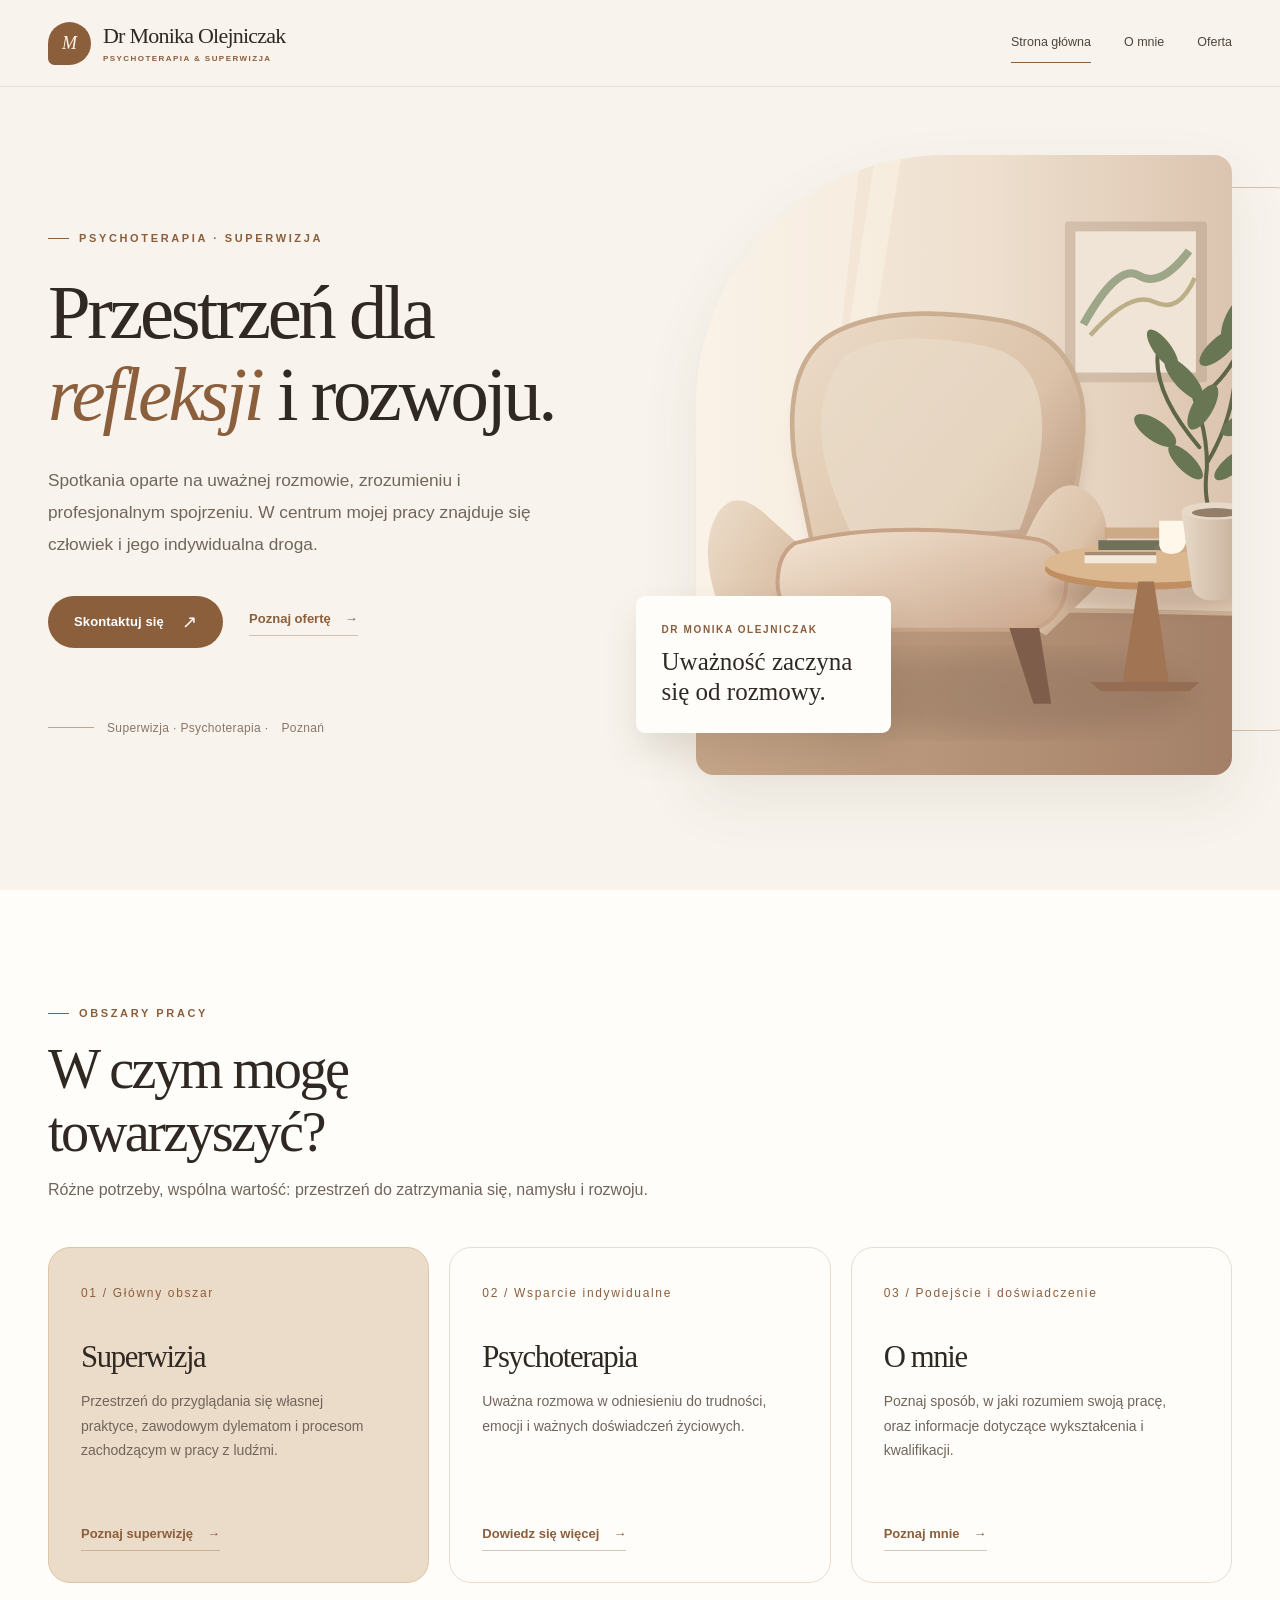
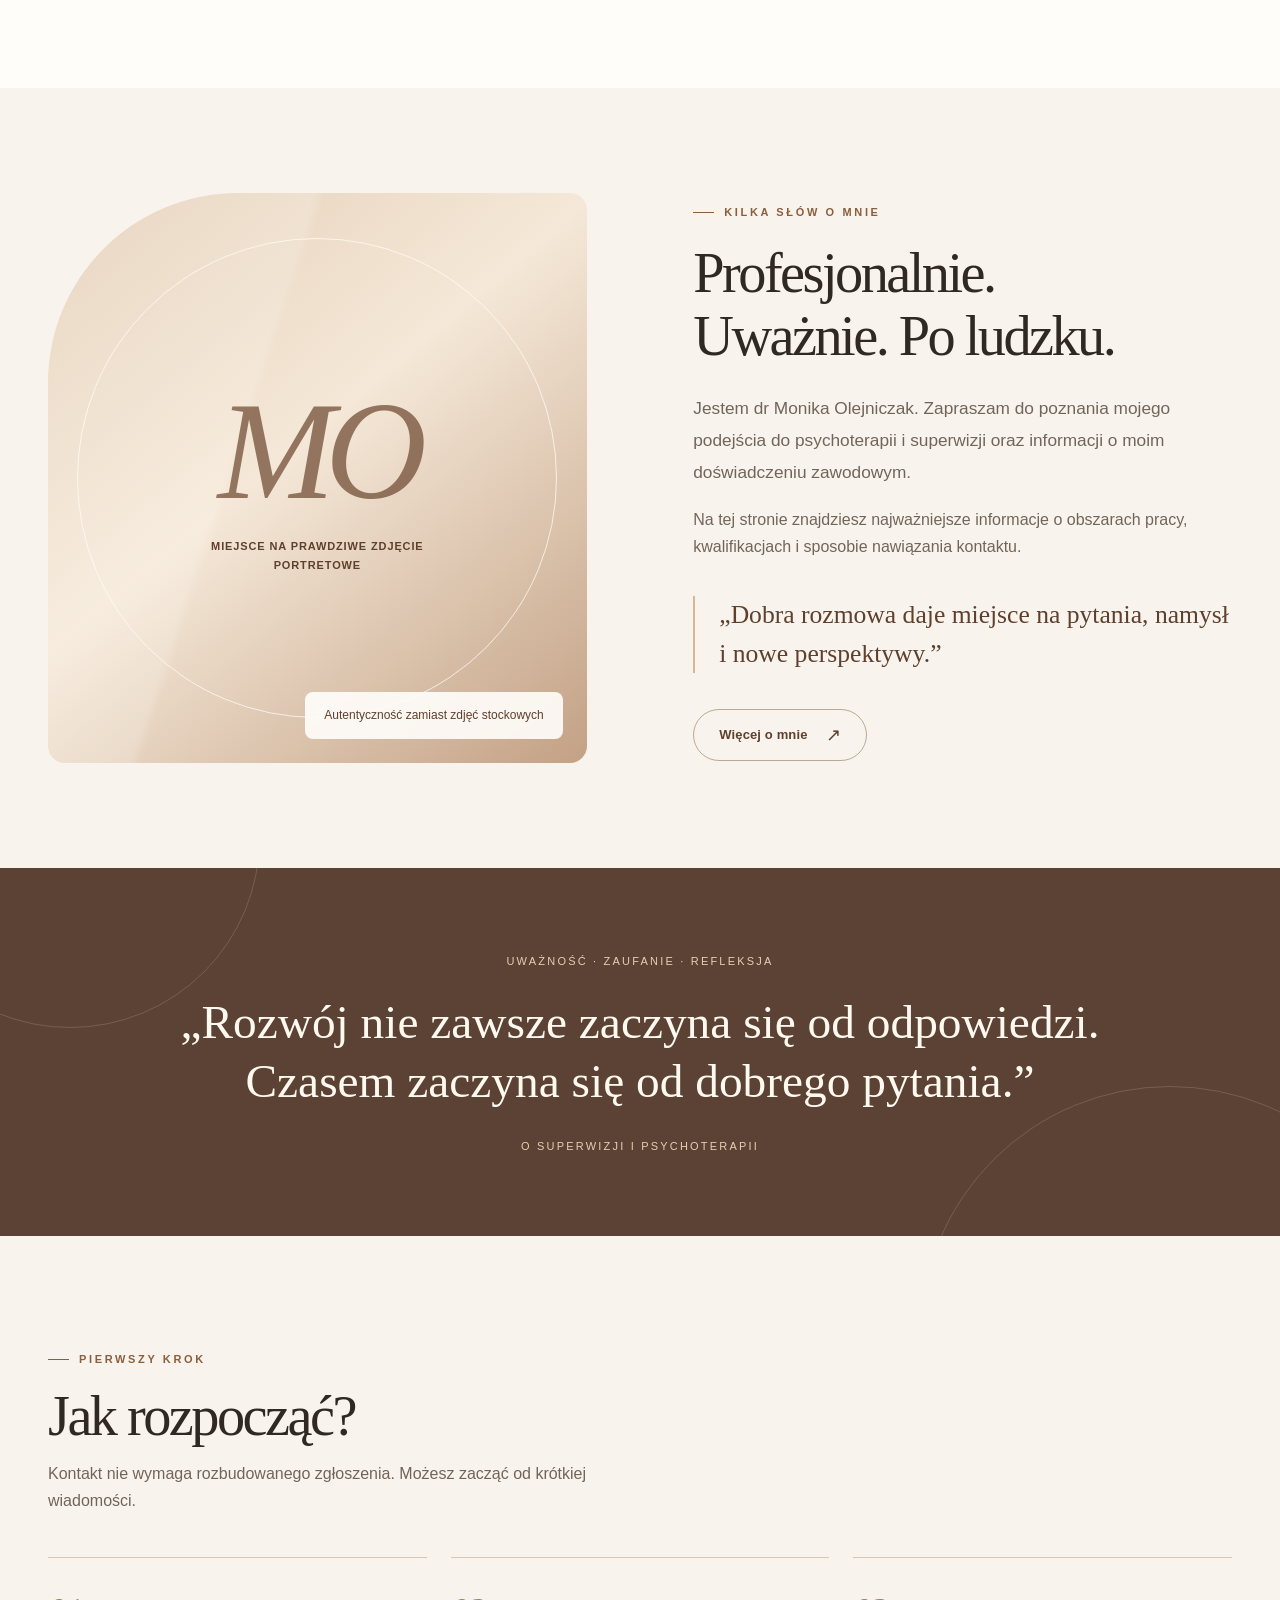
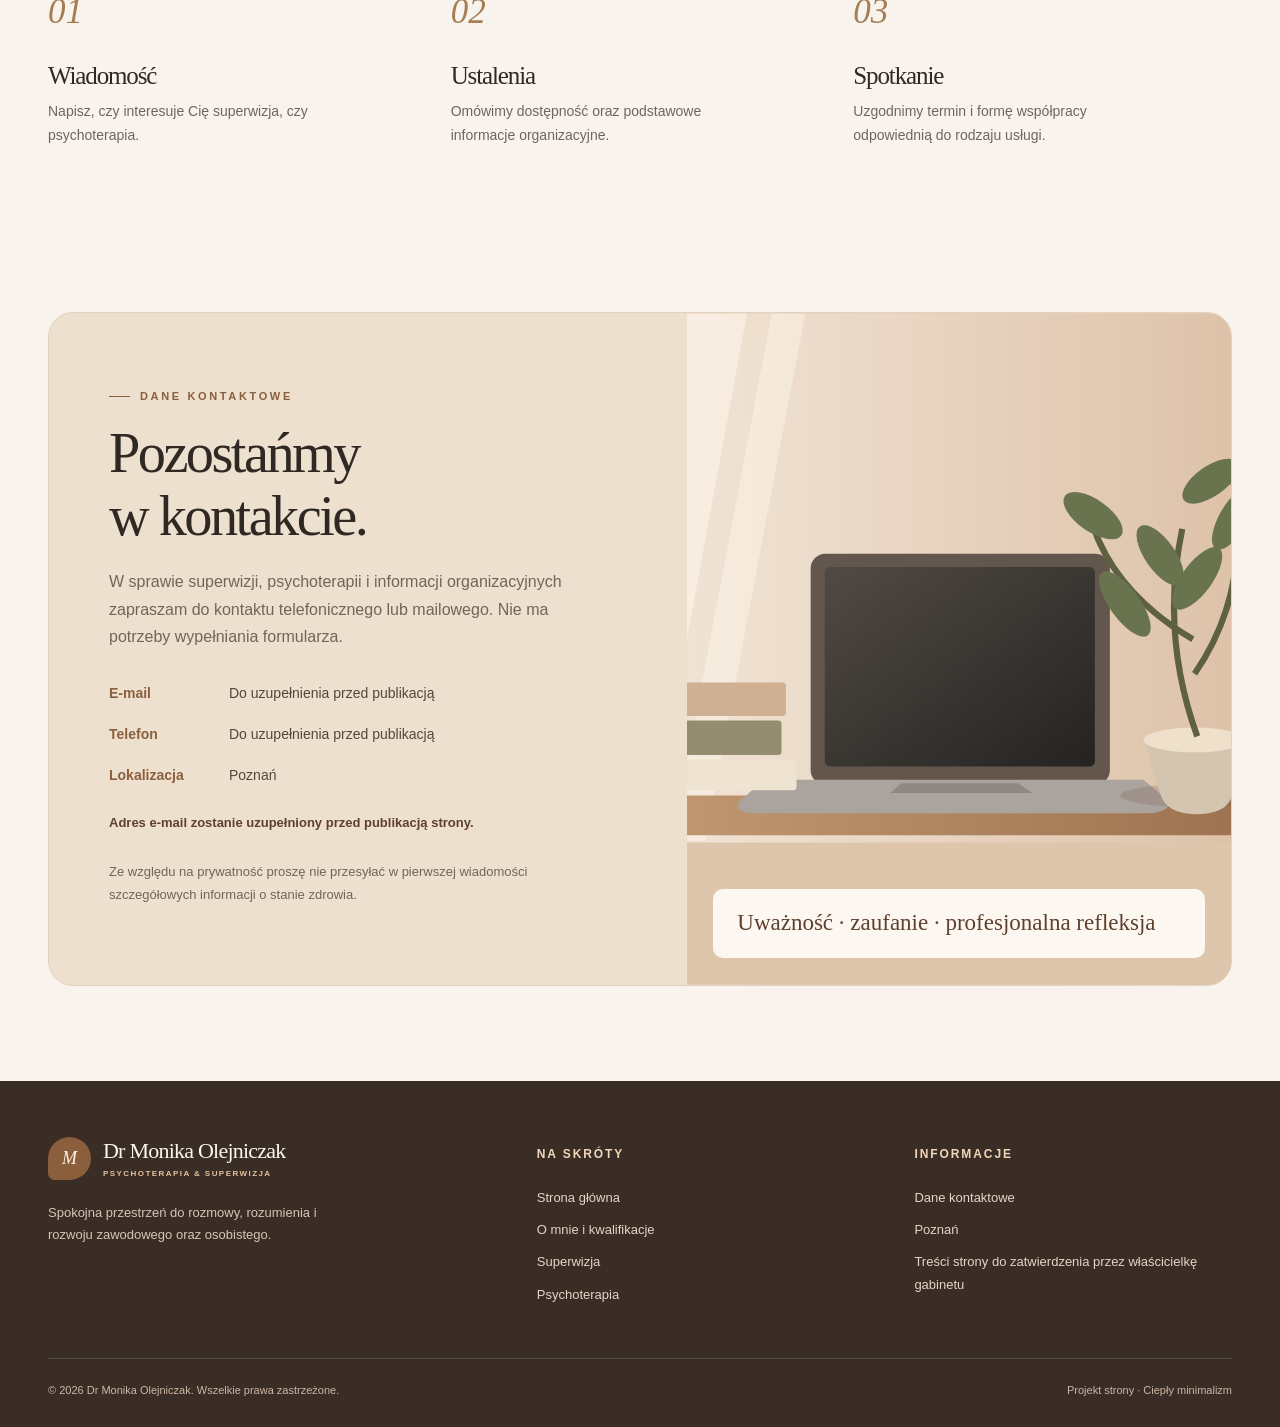
<file: index.html>
<!doctype html>
<html lang="pl">
<head>
  <meta charset="utf-8">
  <meta name="viewport" content="width=device-width, initial-scale=1">
  <meta name="color-scheme" content="light">
  <meta name="theme-color" content="#f8f4ed">
  <!-- UWAGA: USUŃ NOINDEX PO UZUPEŁNIENIU I AKCEPTACJI TREŚCI (patrz README.md). -->
  <meta name="robots" content="noindex,nofollow">
  <meta name="description" content="Dr Monika Olejniczak — informacje o psychoterapii, superwizji, doświadczeniu oraz kontakcie.">
  <title>Psychoterapia i superwizja | Dr Monika Olejniczak</title>
  <link rel="icon" type="image/svg+xml" href="assets/favicon.svg">
  <link rel="stylesheet" href="styles.css">
</head>
<body>
<a class="skip-link" href="#main">Przejdź do treści</a>
<header class="site-header">
  <div class="container header-inner">
    <a href="index.html" class="brand" aria-label="Dr Monika Olejniczak — strona główna">
      <span class="brand-seal" aria-hidden="true">M</span>
      <span class="brand-copy"><span class="brand-name">Dr Monika Olejniczak</span><span class="brand-caption">Psychoterapia &amp; superwizja</span></span>
    </a>
    <button class="menu-toggle" type="button" aria-controls="primary-navigation" aria-expanded="false" aria-label="Otwórz menu"><span class="menu-bars" aria-hidden="true"></span></button>
    <nav class="nav" id="primary-navigation" aria-label="Menu główne">
      <a href="index.html" aria-current="page">Strona główna</a>
      <a href="o-mnie.html">O mnie</a>
      <a href="oferta.html">Oferta</a>
    </nav>
  </div>
</header>
<main id="main">
<section class="hero" aria-labelledby="hero-title">
  <div class="container hero-grid">
    <div class="hero-copy">
      <span class="eyebrow">Psychoterapia · Superwizja</span>
      <h1 id="hero-title">Przestrzeń dla <em>refleksji</em> i rozwoju.</h1>
      <p class="lead">Spotkania oparte na uważnej rozmowie, zrozumieniu i profesjonalnym spojrzeniu. W centrum mojej pracy znajduje się człowiek i jego indywidualna droga.</p>
      <div class="hero-actions"><a class="button button--primary" href="#kontakt">Skontaktuj się <span class="arrow" aria-hidden="true">↗</span></a><a class="inline-link" href="oferta.html">Poznaj ofertę <span aria-hidden="true">→</span></a></div>
      <div class="hero-meta"><span class="mini-line" aria-hidden="true"></span> Superwizja · Psychoterapia · <span data-contact-city>Poznań</span></div>
    </div>
    <div class="hero-art"><img src="assets/gabinet.svg" alt="Ilustracja jasnego, spokojnego wnętrza z fotelem, książkami i rośliną" width="1080" height="1080" fetchpriority="high"><div class="hero-float"><small>Dr Monika Olejniczak</small><strong>Uważność zaczyna się od rozmowy.</strong></div></div>
  </div>
</section>
<section class="section section--cream" aria-labelledby="services-heading">
  <div class="container">
    <div class="section-heading reveal"><span class="eyebrow">Obszary pracy</span><h2 id="services-heading">W czym mogę<br>towarzyszyć?</h2><p>Różne potrzeby, wspólna wartość: przestrzeń do zatrzymania się, namysłu i rozwoju.</p></div>
    <div class="services-grid">
      <article class="service-card service-card--featured reveal"><div class="service-number">01 / Główny obszar</div><h3>Superwizja</h3><p>Przestrzeń do przyglądania się własnej praktyce, zawodowym dylematom i procesom zachodzącym w pracy z ludźmi.</p><a class="inline-link" href="oferta.html#superwizja">Poznaj superwizję <span aria-hidden="true">→</span></a></article>
      <article class="service-card reveal"><div class="service-number">02 / Wsparcie indywidualne</div><h3>Psychoterapia</h3><p>Uważna rozmowa w odniesieniu do trudności, emocji i ważnych doświadczeń życiowych.</p><a class="inline-link" href="oferta.html#psychoterapia">Dowiedz się więcej <span aria-hidden="true">→</span></a></article>
      <article class="service-card reveal"><div class="service-number">03 / Podejście i doświadczenie</div><h3>O mnie</h3><p>Poznaj sposób, w jaki rozumiem swoją pracę, oraz informacje dotyczące wykształcenia i kwalifikacji.</p><a class="inline-link" href="o-mnie.html">Poznaj mnie <span aria-hidden="true">→</span></a></article>
    </div>
  </div>
</section>
<section class="section" aria-labelledby="about-home-title">
  <div class="container editorial-grid">
    <div class="portrait-frame reveal" aria-label="Miejsce na profesjonalny portret Dr Moniki Olejniczak"><div class="portrait-placeholder"><span class="portrait-monogram" aria-hidden="true">MO</span><small>Miejsce na prawdziwe zdjęcie portretowe</small></div><span class="portrait-plate">Autentyczność zamiast zdjęć stockowych</span></div>
    <div class="editorial-copy reveal"><span class="eyebrow">Kilka słów o mnie</span><h2 id="about-home-title">Profesjonalnie.<br>Uważnie. Po ludzku.</h2><p class="lead">Jestem dr Monika Olejniczak. Zapraszam do poznania mojego podejścia do psychoterapii i superwizji oraz informacji o moim doświadczeniu zawodowym.</p><p>Na tej stronie znajdziesz najważniejsze informacje o obszarach pracy, kwalifikacjach i sposobie nawiązania kontaktu.</p><div class="editorial-quote">„Dobra rozmowa daje miejsce na pytania, namysł i nowe perspektywy.”</div><a href="o-mnie.html" class="button button--outline">Więcej o mnie <span class="arrow" aria-hidden="true">↗</span></a></div>
  </div>
</section>
<section class="statement" aria-label="Myśl przewodnia"><div class="container statement-inner"><span>Uważność · Zaufanie · Refleksja</span><p>„Rozwój nie zawsze zaczyna się od odpowiedzi. Czasem zaczyna się od dobrego pytania.”</p><span>O superwizji i psychoterapii</span></div></section>
<section class="section" aria-labelledby="process-heading"><div class="container"><div class="section-heading reveal"><span class="eyebrow">Pierwszy krok</span><h2 id="process-heading">Jak rozpocząć?</h2><p>Kontakt nie wymaga rozbudowanego zgłoszenia. Możesz zacząć od krótkiej wiadomości.</p></div><div class="steps-grid"><div class="step reveal"><span class="step-number">01</span><h3>Wiadomość</h3><p>Napisz, czy interesuje Cię superwizja, czy psychoterapia.</p></div><div class="step reveal"><span class="step-number">02</span><h3>Ustalenia</h3><p>Omówimy dostępność oraz podstawowe informacje organizacyjne.</p></div><div class="step reveal"><span class="step-number">03</span><h3>Spotkanie</h3><p>Uzgodnimy termin i formę współpracy odpowiednią do rodzaju usługi.</p></div></div></div></section>
<section class="contact-wrap" id="kontakt" aria-labelledby="contact-heading">
  <div class="container">
    <div class="contact-card reveal">
      <div class="contact-copy">
        <span class="eyebrow">Dane kontaktowe</span>
        <h2 id="contact-heading">Pozostańmy<br>w kontakcie.</h2>
        <p>W sprawie superwizji, psychoterapii i informacji organizacyjnych zapraszam do kontaktu telefonicznego lub mailowego. Nie ma potrzeby wypełniania formularza.</p>
        <div class="contact-lines">
          <div class="contact-line"><span class="contact-label">E-mail</span><span class="contact-value" data-contact-email>Do uzupełnienia</span></div>
          <div class="contact-line"><span class="contact-label">Telefon</span><span class="contact-value" data-contact-phone>Do uzupełnienia</span></div>
          <div class="contact-line"><span class="contact-label">Lokalizacja</span><span class="contact-value"><span data-contact-city>Poznań</span><span data-optional-address hidden> · <span data-contact-address></span></span></span></div>
        </div>
        <div class="contact-actions">
          <a href="#kontakt" class="button button--primary" data-email-link hidden>Napisz e-mail <span class="arrow" aria-hidden="true">↗</span></a>
          <span class="contact-unset" data-email-fallback>Adres e-mail zostanie uzupełniony przed publikacją strony.</span>
          <a href="#kontakt" class="inline-link" data-phone-link hidden>Zadzwoń <span aria-hidden="true">↗</span></a>
        </div>
        <p class="small-note" style="margin-top:27px">Ze względu na prywatność proszę nie przesyłać w pierwszej wiadomości szczegółowych informacji o stanie zdrowia.</p>
      </div>
      <div class="contact-visual"><img src="assets/biurko.svg" alt="Spokojne biurko z książkami i laptopem" loading="lazy" width="1040" height="760"><div class="contact-stamp">Uważność · zaufanie · profesjonalna refleksja</div></div>
    </div>
  </div>
</section>
</main>
<footer class="footer">
  <div class="container">
    <div class="footer-main">
      <div><a href="index.html" class="brand"><span class="brand-seal" aria-hidden="true">M</span><span class="brand-copy"><span class="brand-name">Dr Monika Olejniczak</span><span class="brand-caption">Psychoterapia &amp; superwizja</span></span></a><p>Spokojna przestrzeń do rozmowy, rozumienia i rozwoju zawodowego oraz osobistego.</p></div>
      <div><h4>Na skróty</h4><ul><li><a href="index.html">Strona główna</a></li><li><a href="o-mnie.html">O mnie i kwalifikacje</a></li><li><a href="oferta.html#superwizja">Superwizja</a></li><li><a href="oferta.html#psychoterapia">Psychoterapia</a></li></ul></div>
      <div><h4>Informacje</h4><ul><li><a href="#kontakt">Dane kontaktowe</a></li><li><span data-contact-city>Poznań</span></li><li>Treści strony do zatwierdzenia przez właścicielkę gabinetu</li></ul></div>
    </div>
    <div class="footer-bottom"><span>© <span data-current-year>2026</span> Dr Monika Olejniczak. Wszelkie prawa zastrzeżone.</span><span>Projekt strony · Ciepły minimalizm</span></div>
  </div>
</footer>
<script src="config.js" defer></script><script src="script.js" defer></script>
</body>
</html>
</file>
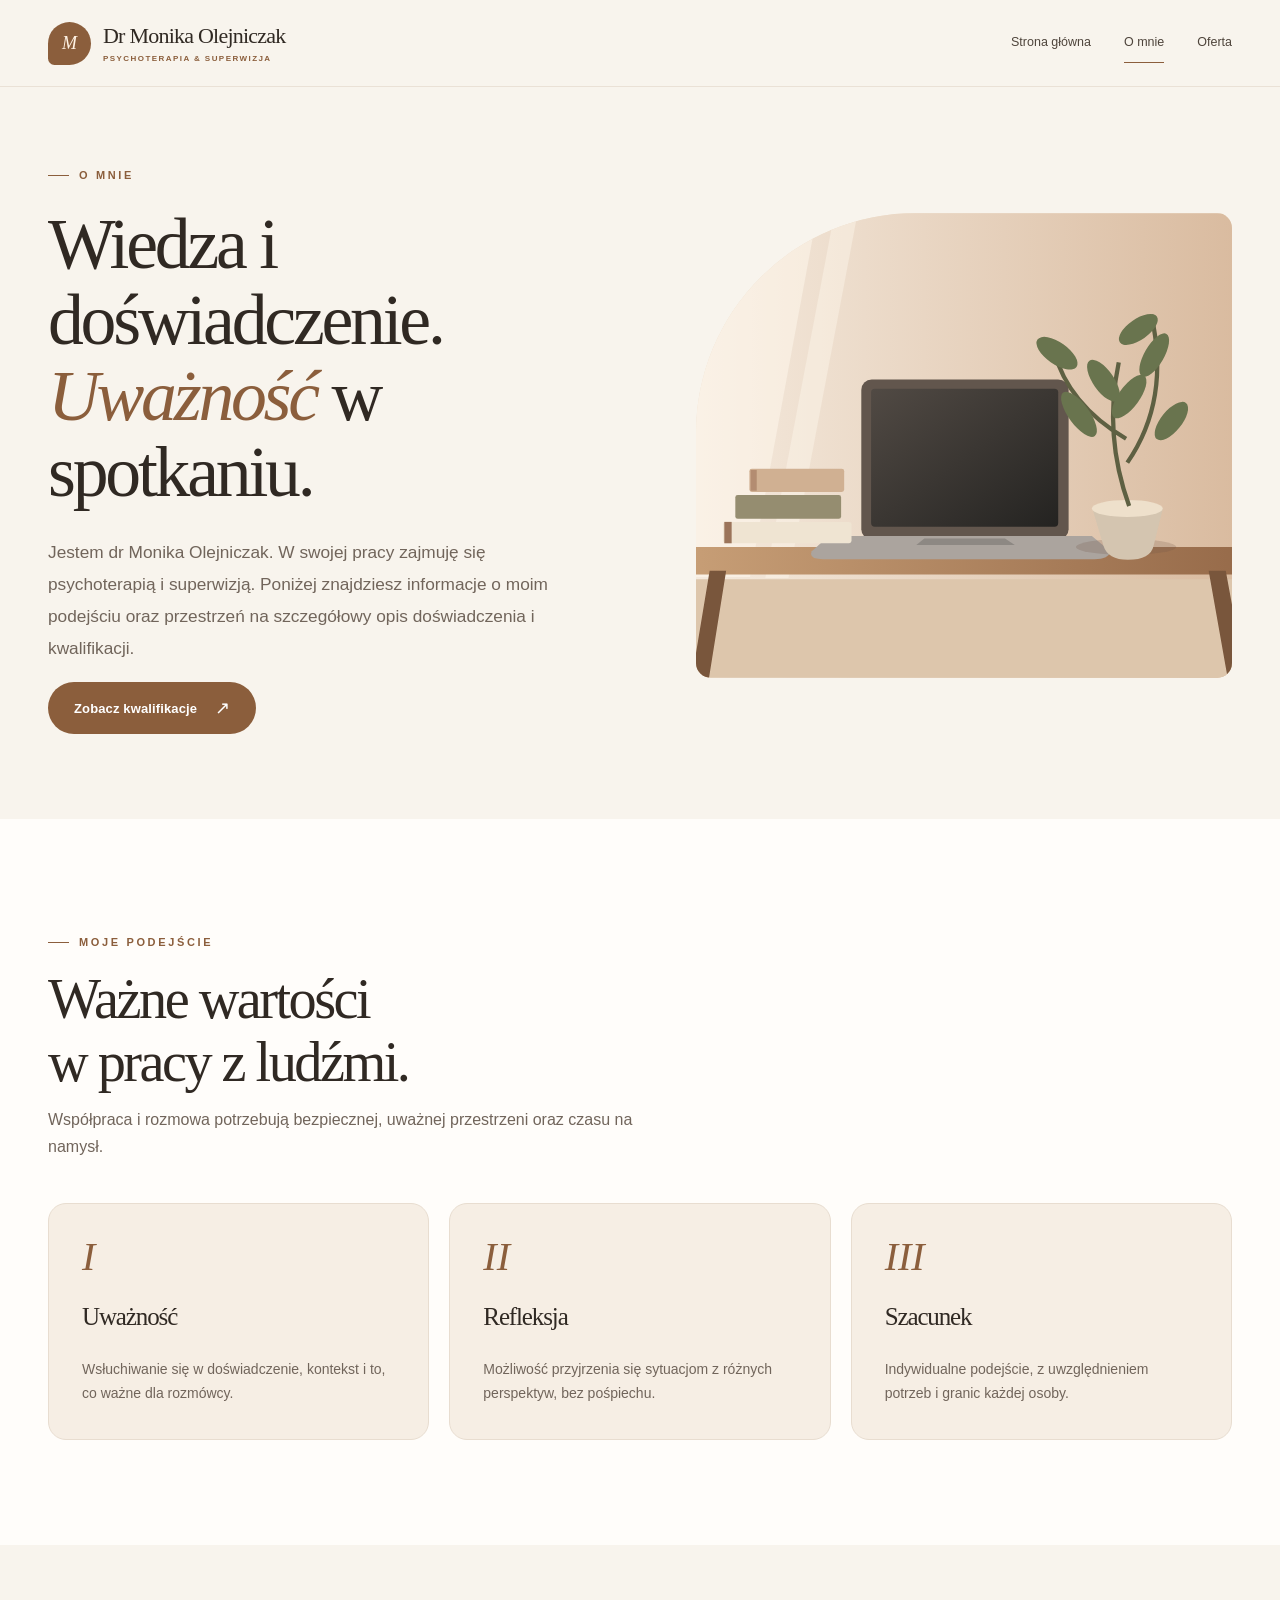
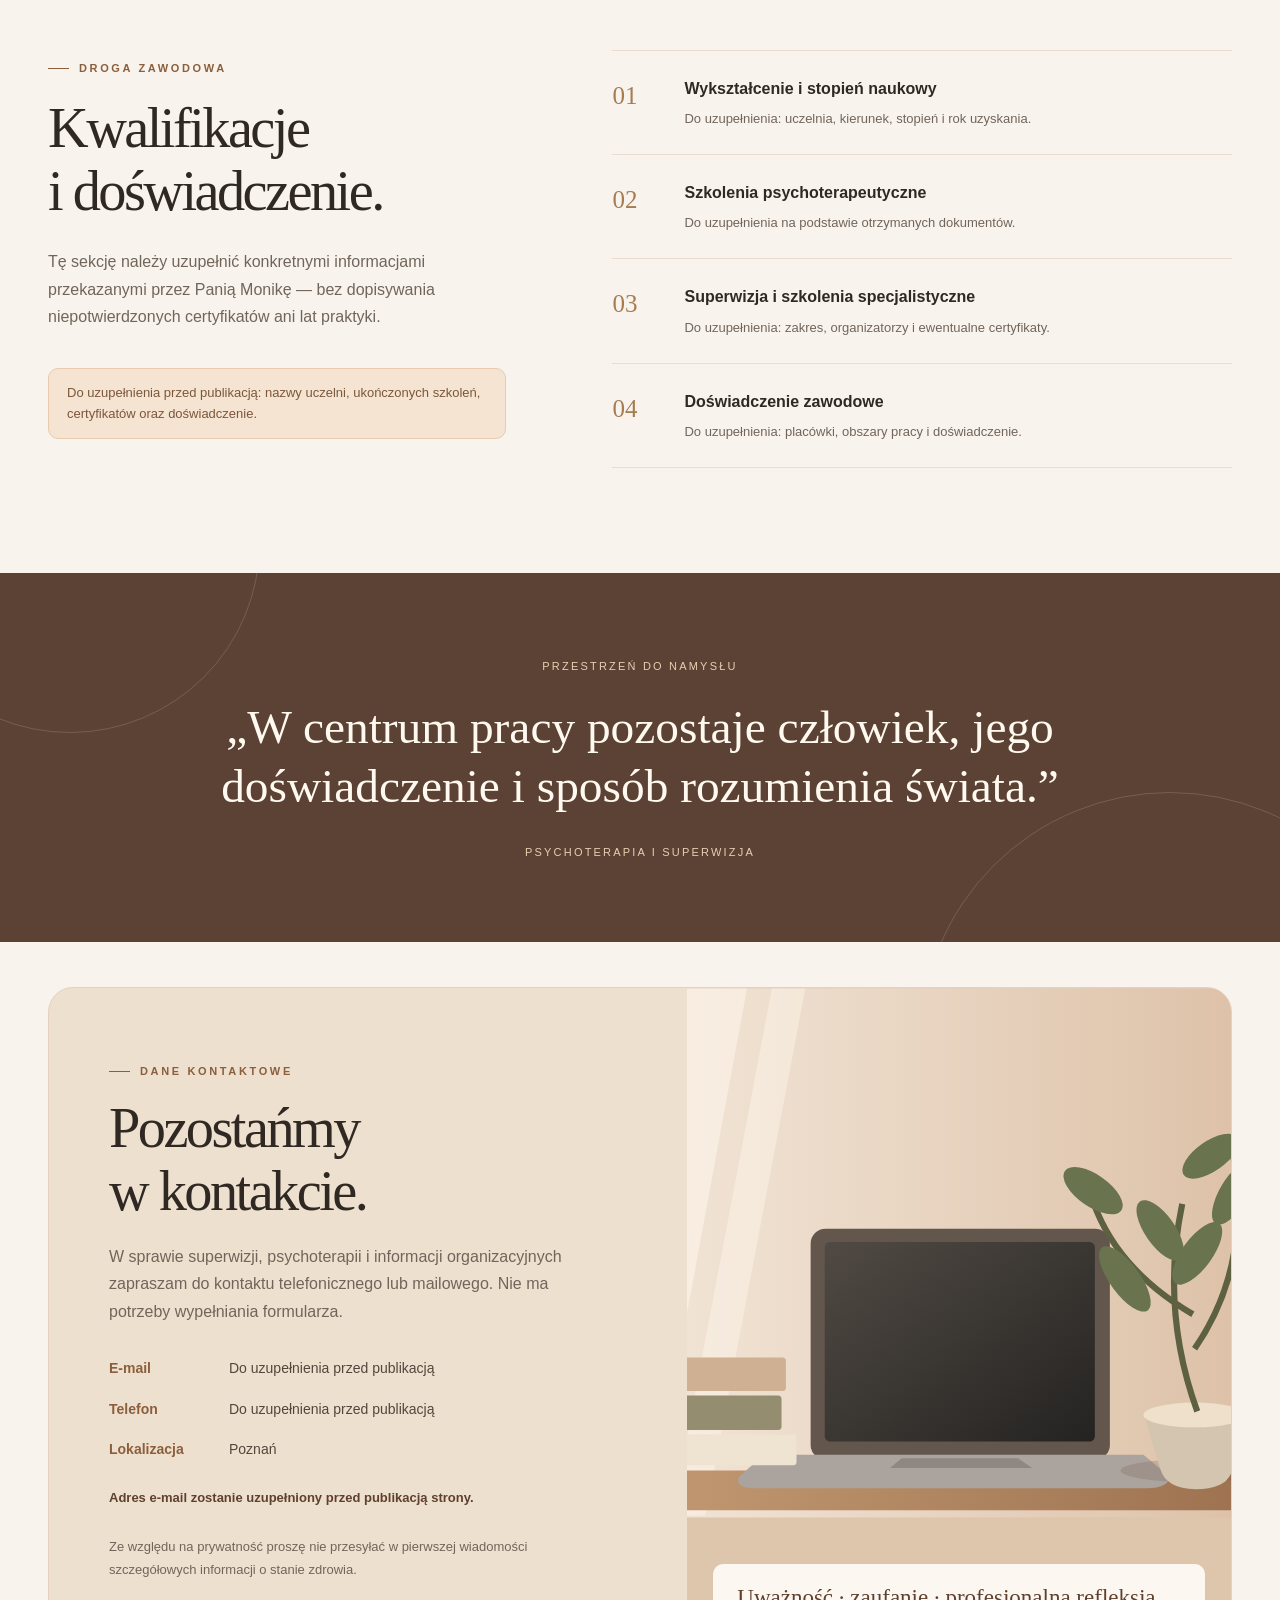
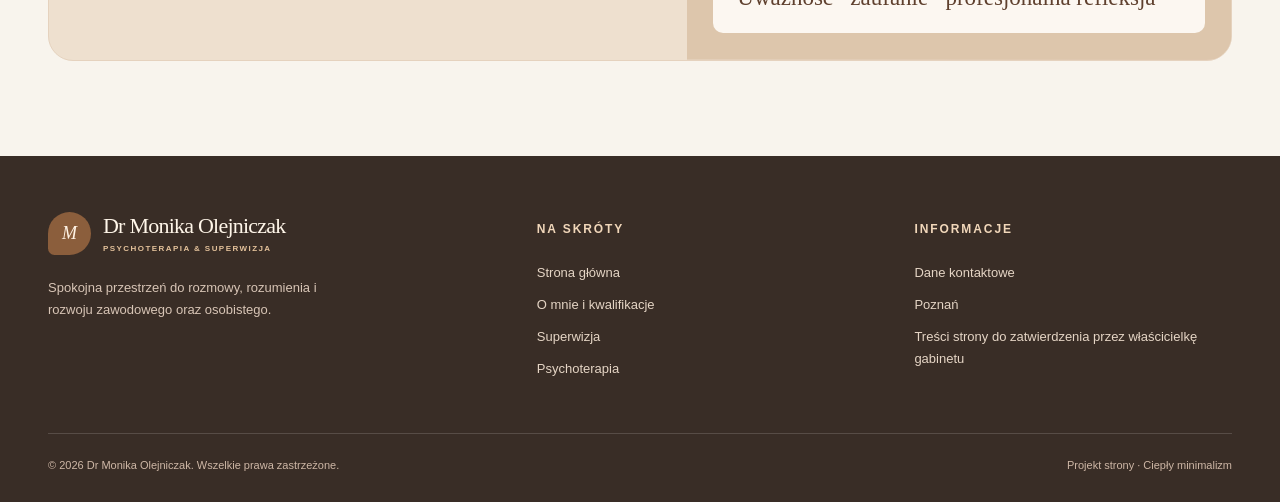
<file: o-mnie.html>
<!doctype html>
<html lang="pl">
<head>
  <meta charset="utf-8">
  <meta name="viewport" content="width=device-width, initial-scale=1">
  <meta name="color-scheme" content="light">
  <meta name="theme-color" content="#f8f4ed">
  <!-- UWAGA: USUŃ NOINDEX PO UZUPEŁNIENIU I AKCEPTACJI TREŚCI (patrz README.md). -->
  <meta name="robots" content="noindex,nofollow">
  <meta name="description" content="Poznaj podejście do pracy, doświadczenie i kwalifikacje dr Moniki Olejniczak.">
  <title>O mnie i kwalifikacje | Dr Monika Olejniczak</title>
  <link rel="icon" type="image/svg+xml" href="assets/favicon.svg">
  <link rel="stylesheet" href="styles.css">
</head>
<body>
<a class="skip-link" href="#main">Przejdź do treści</a>
<header class="site-header">
  <div class="container header-inner">
    <a href="index.html" class="brand" aria-label="Dr Monika Olejniczak — strona główna">
      <span class="brand-seal" aria-hidden="true">M</span>
      <span class="brand-copy"><span class="brand-name">Dr Monika Olejniczak</span><span class="brand-caption">Psychoterapia &amp; superwizja</span></span>
    </a>
    <button class="menu-toggle" type="button" aria-controls="primary-navigation" aria-expanded="false" aria-label="Otwórz menu"><span class="menu-bars" aria-hidden="true"></span></button>
    <nav class="nav" id="primary-navigation" aria-label="Menu główne">
      <a href="index.html">Strona główna</a>
      <a href="o-mnie.html" aria-current="page">O mnie</a>
      <a href="oferta.html">Oferta</a>
    </nav>
  </div>
</header>
<main id="main">
<section class="page-hero" aria-labelledby="about-hero-title"><div class="container page-hero-grid"><div><span class="eyebrow">O mnie</span><h1 id="about-hero-title">Wiedza i doświadczenie. <em style="font-weight:400;color:var(--brown)">Uważność</em> w spotkaniu.</h1><p class="lead">Jestem dr Monika Olejniczak. W swojej pracy zajmuję się psychoterapią i superwizją. Poniżej znajdziesz informacje o moim podejściu oraz przestrzeń na szczegółowy opis doświadczenia i kwalifikacji.</p><a class="button button--primary" href="#kwalifikacje">Zobacz kwalifikacje <span class="arrow" aria-hidden="true">↗</span></a></div><div class="page-hero-art"><img src="assets/biurko.svg" alt="Ilustracja książek, biurka i laptopa — symbol pracy i rozwoju zawodowego" width="1040" height="760"></div></div></section>
<section class="section section--cream" aria-labelledby="approach-heading"><div class="container"><div class="section-heading reveal"><span class="eyebrow">Moje podejście</span><h2 id="approach-heading">Ważne wartości<br>w pracy z ludźmi.</h2><p>Współpraca i rozmowa potrzebują bezpiecznej, uważnej przestrzeni oraz czasu na namysł.</p></div><div class="values-grid"><div class="value-card reveal"><div class="icon-mark" aria-hidden="true">I</div><h3>Uważność</h3><p>Wsłuchiwanie się w doświadczenie, kontekst i to, co ważne dla rozmówcy.</p></div><div class="value-card reveal"><div class="icon-mark" aria-hidden="true">II</div><h3>Refleksja</h3><p>Możliwość przyjrzenia się sytuacjom z różnych perspektyw, bez pośpiechu.</p></div><div class="value-card reveal"><div class="icon-mark" aria-hidden="true">III</div><h3>Szacunek</h3><p>Indywidualne podejście, z uwzględnieniem potrzeb i granic każdej osoby.</p></div></div></div></section>
<section class="section" id="kwalifikacje" aria-labelledby="credentials-heading"><div class="container credentials"><div class="reveal"><span class="eyebrow">Droga zawodowa</span><h2 id="credentials-heading">Kwalifikacje<br>i doświadczenie.</h2><p>Tę sekcję należy uzupełnić konkretnymi informacjami przekazanymi przez Panią Monikę — bez dopisywania niepotwierdzonych certyfikatów ani lat praktyki.</p><div class="admin-note">Do uzupełnienia przed publikacją: nazwy uczelni, ukończonych szkoleń, certyfikatów oraz doświadczenie.</div></div><ol class="credential-list reveal"><li><span class="credential-index">01</span><div><strong>Wykształcenie i stopień naukowy</strong><p>Do uzupełnienia: uczelnia, kierunek, stopień i rok uzyskania.</p></div></li><li><span class="credential-index">02</span><div><strong>Szkolenia psychoterapeutyczne</strong><p>Do uzupełnienia na podstawie otrzymanych dokumentów.</p></div></li><li><span class="credential-index">03</span><div><strong>Superwizja i szkolenia specjalistyczne</strong><p>Do uzupełnienia: zakres, organizatorzy i ewentualne certyfikaty.</p></div></li><li><span class="credential-index">04</span><div><strong>Doświadczenie zawodowe</strong><p>Do uzupełnienia: placówki, obszary pracy i doświadczenie.</p></div></li></ol></div></section>
<section class="statement"><div class="container statement-inner"><span>Przestrzeń do namysłu</span><p>„W centrum pracy pozostaje człowiek, jego doświadczenie i sposób rozumienia świata.”</p><span>Psychoterapia i superwizja</span></div></section>
<section class="contact-wrap" id="kontakt" aria-labelledby="contact-heading">
  <div class="container">
    <div class="contact-card reveal">
      <div class="contact-copy">
        <span class="eyebrow">Dane kontaktowe</span>
        <h2 id="contact-heading">Pozostańmy<br>w kontakcie.</h2>
        <p>W sprawie superwizji, psychoterapii i informacji organizacyjnych zapraszam do kontaktu telefonicznego lub mailowego. Nie ma potrzeby wypełniania formularza.</p>
        <div class="contact-lines">
          <div class="contact-line"><span class="contact-label">E-mail</span><span class="contact-value" data-contact-email>Do uzupełnienia</span></div>
          <div class="contact-line"><span class="contact-label">Telefon</span><span class="contact-value" data-contact-phone>Do uzupełnienia</span></div>
          <div class="contact-line"><span class="contact-label">Lokalizacja</span><span class="contact-value"><span data-contact-city>Poznań</span><span data-optional-address hidden> · <span data-contact-address></span></span></span></div>
        </div>
        <div class="contact-actions">
          <a href="#kontakt" class="button button--primary" data-email-link hidden>Napisz e-mail <span class="arrow" aria-hidden="true">↗</span></a>
          <span class="contact-unset" data-email-fallback>Adres e-mail zostanie uzupełniony przed publikacją strony.</span>
          <a href="#kontakt" class="inline-link" data-phone-link hidden>Zadzwoń <span aria-hidden="true">↗</span></a>
        </div>
        <p class="small-note" style="margin-top:27px">Ze względu na prywatność proszę nie przesyłać w pierwszej wiadomości szczegółowych informacji o stanie zdrowia.</p>
      </div>
      <div class="contact-visual"><img src="assets/biurko.svg" alt="Spokojne biurko z książkami i laptopem" loading="lazy" width="1040" height="760"><div class="contact-stamp">Uważność · zaufanie · profesjonalna refleksja</div></div>
    </div>
  </div>
</section>
</main>
<footer class="footer">
  <div class="container">
    <div class="footer-main">
      <div><a href="index.html" class="brand"><span class="brand-seal" aria-hidden="true">M</span><span class="brand-copy"><span class="brand-name">Dr Monika Olejniczak</span><span class="brand-caption">Psychoterapia &amp; superwizja</span></span></a><p>Spokojna przestrzeń do rozmowy, rozumienia i rozwoju zawodowego oraz osobistego.</p></div>
      <div><h4>Na skróty</h4><ul><li><a href="index.html">Strona główna</a></li><li><a href="o-mnie.html">O mnie i kwalifikacje</a></li><li><a href="oferta.html#superwizja">Superwizja</a></li><li><a href="oferta.html#psychoterapia">Psychoterapia</a></li></ul></div>
      <div><h4>Informacje</h4><ul><li><a href="#kontakt">Dane kontaktowe</a></li><li><span data-contact-city>Poznań</span></li><li>Treści strony do zatwierdzenia przez właścicielkę gabinetu</li></ul></div>
    </div>
    <div class="footer-bottom"><span>© <span data-current-year>2026</span> Dr Monika Olejniczak. Wszelkie prawa zastrzeżone.</span><span>Projekt strony · Ciepły minimalizm</span></div>
  </div>
</footer>
<script src="config.js" defer></script><script src="script.js" defer></script>
</body>
</html>
</file>
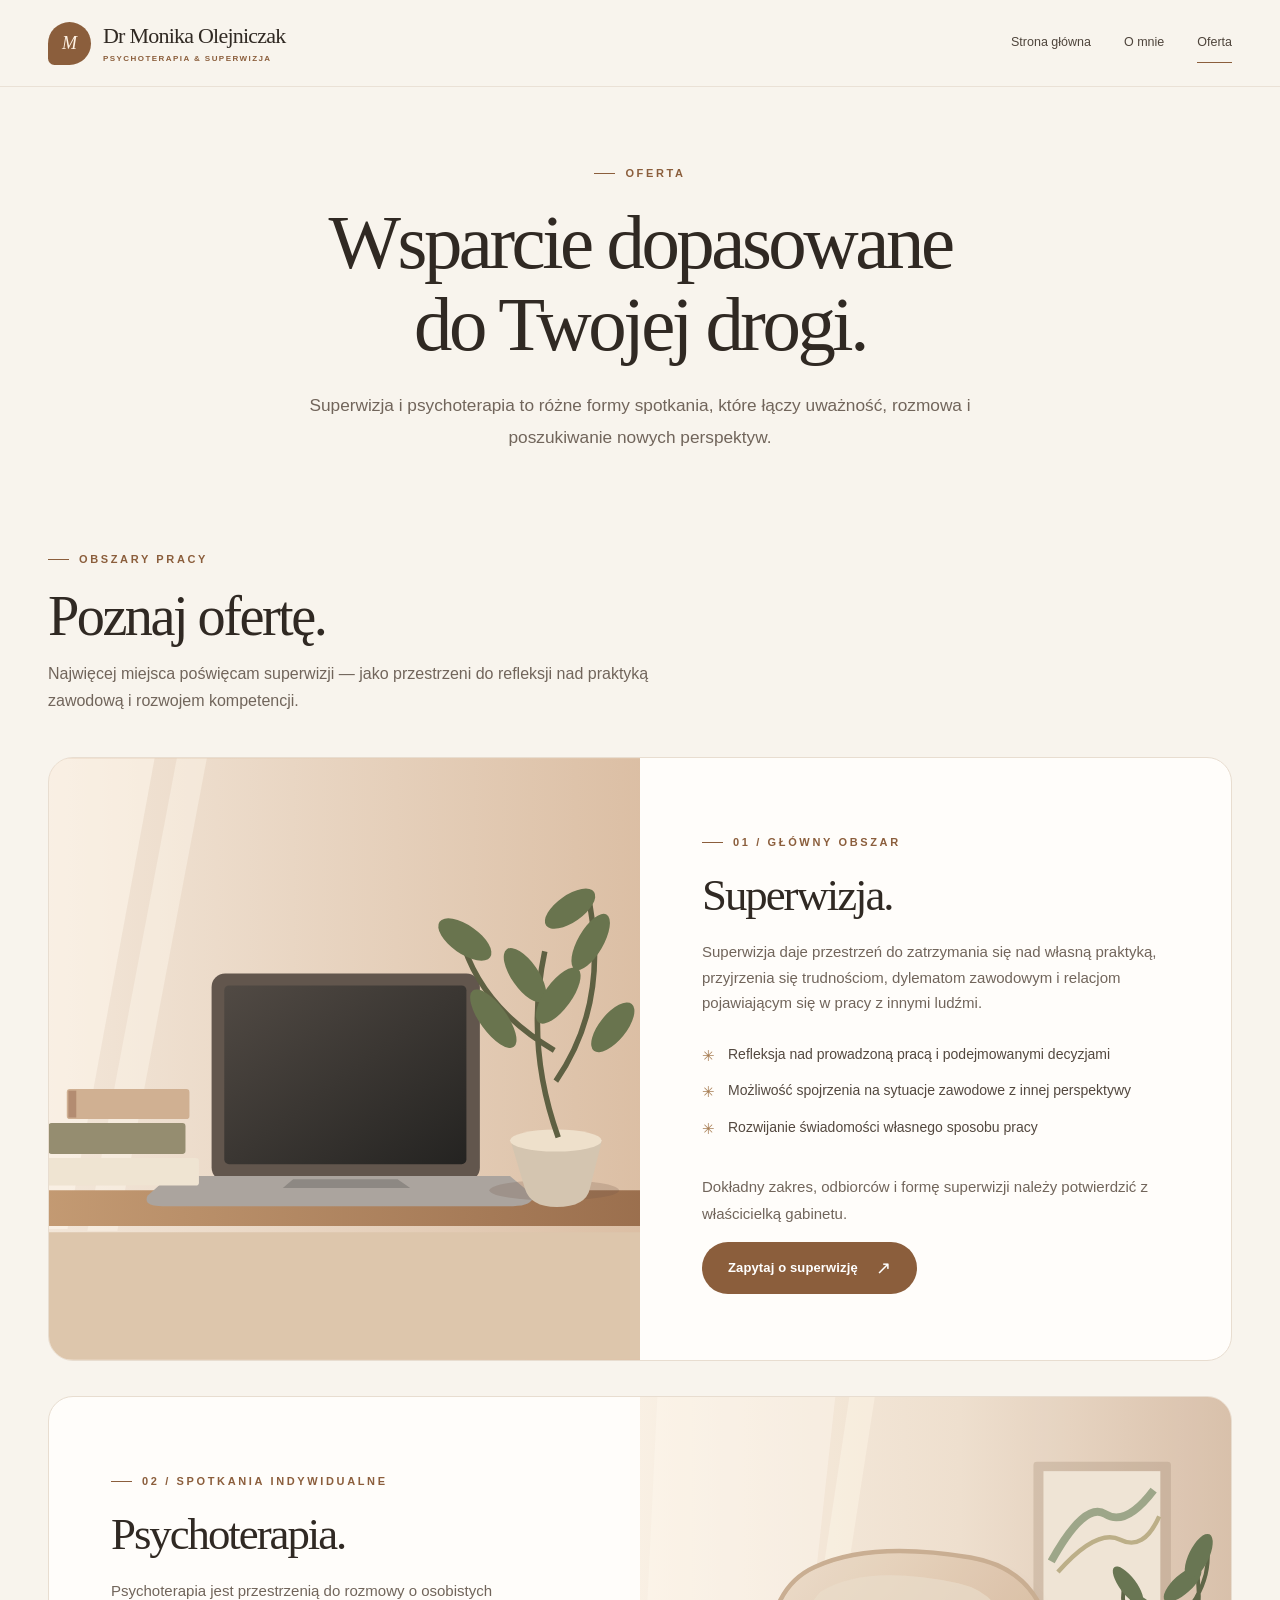
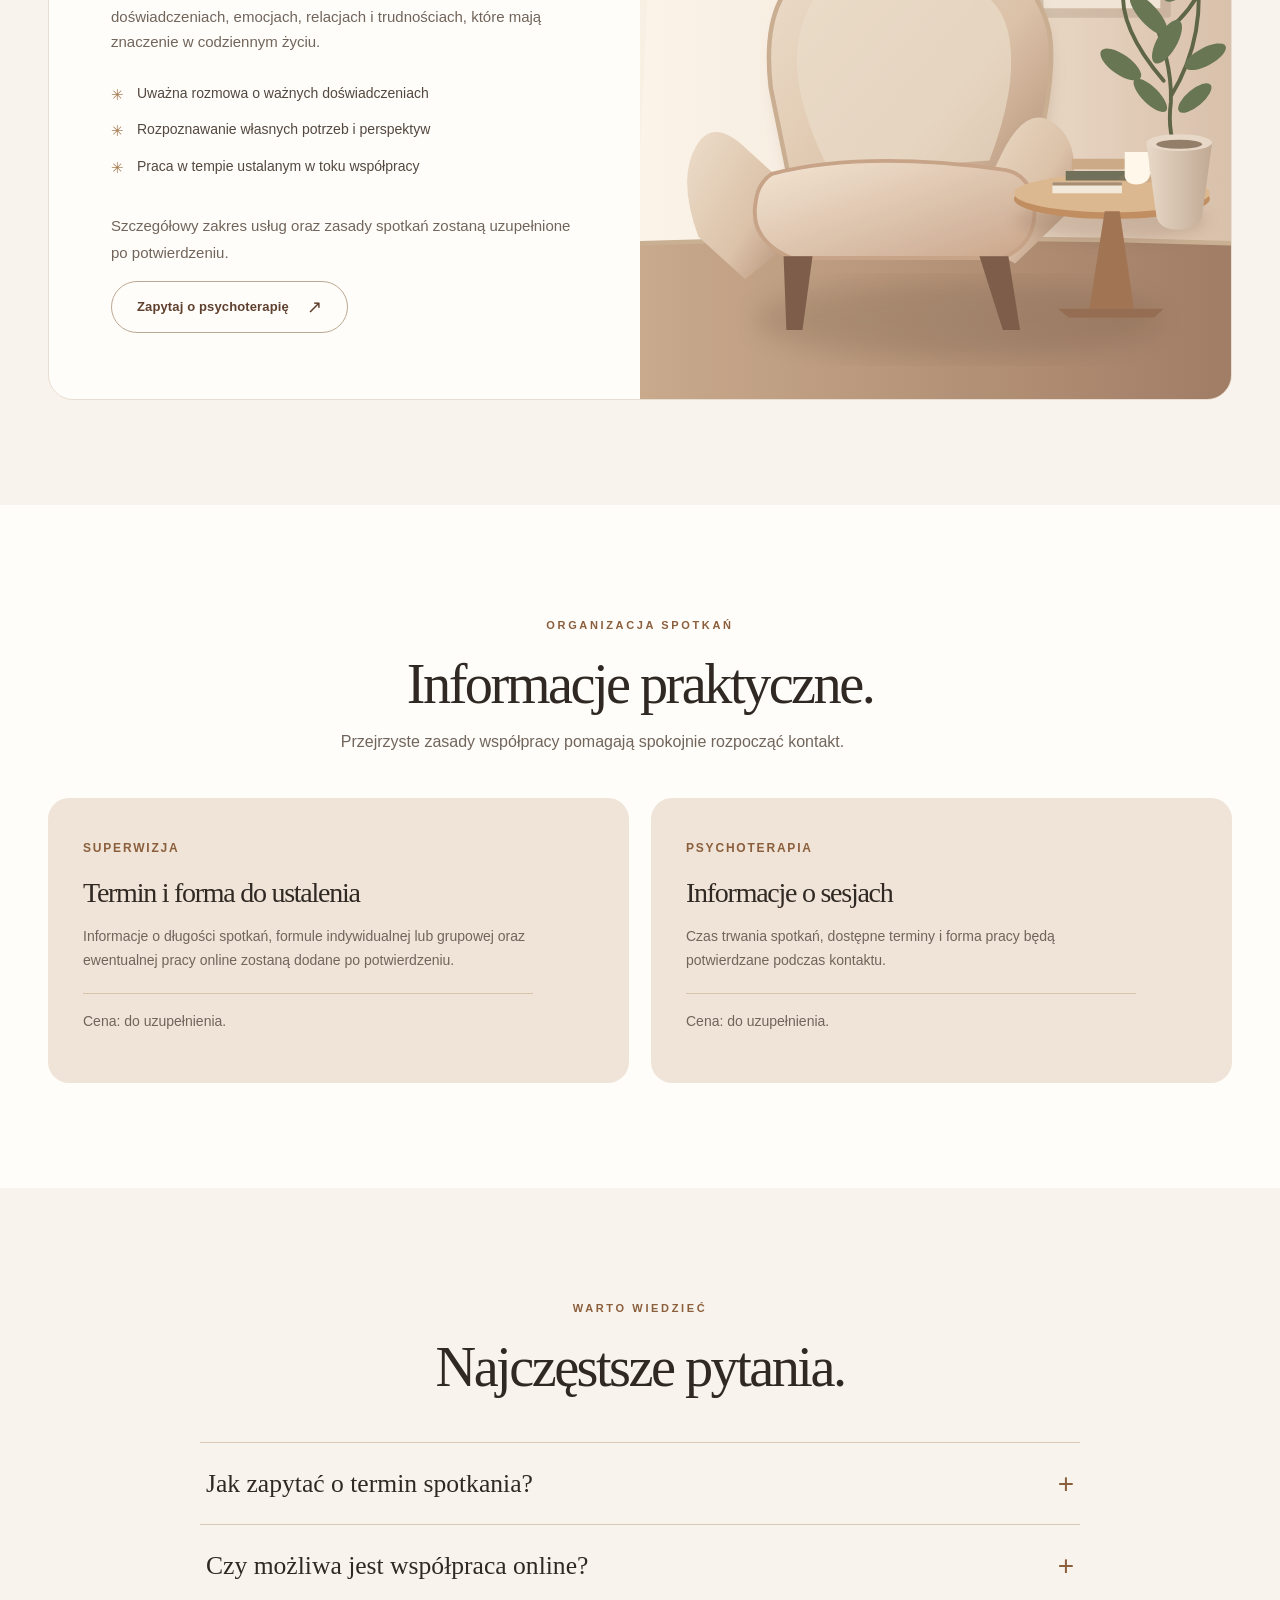
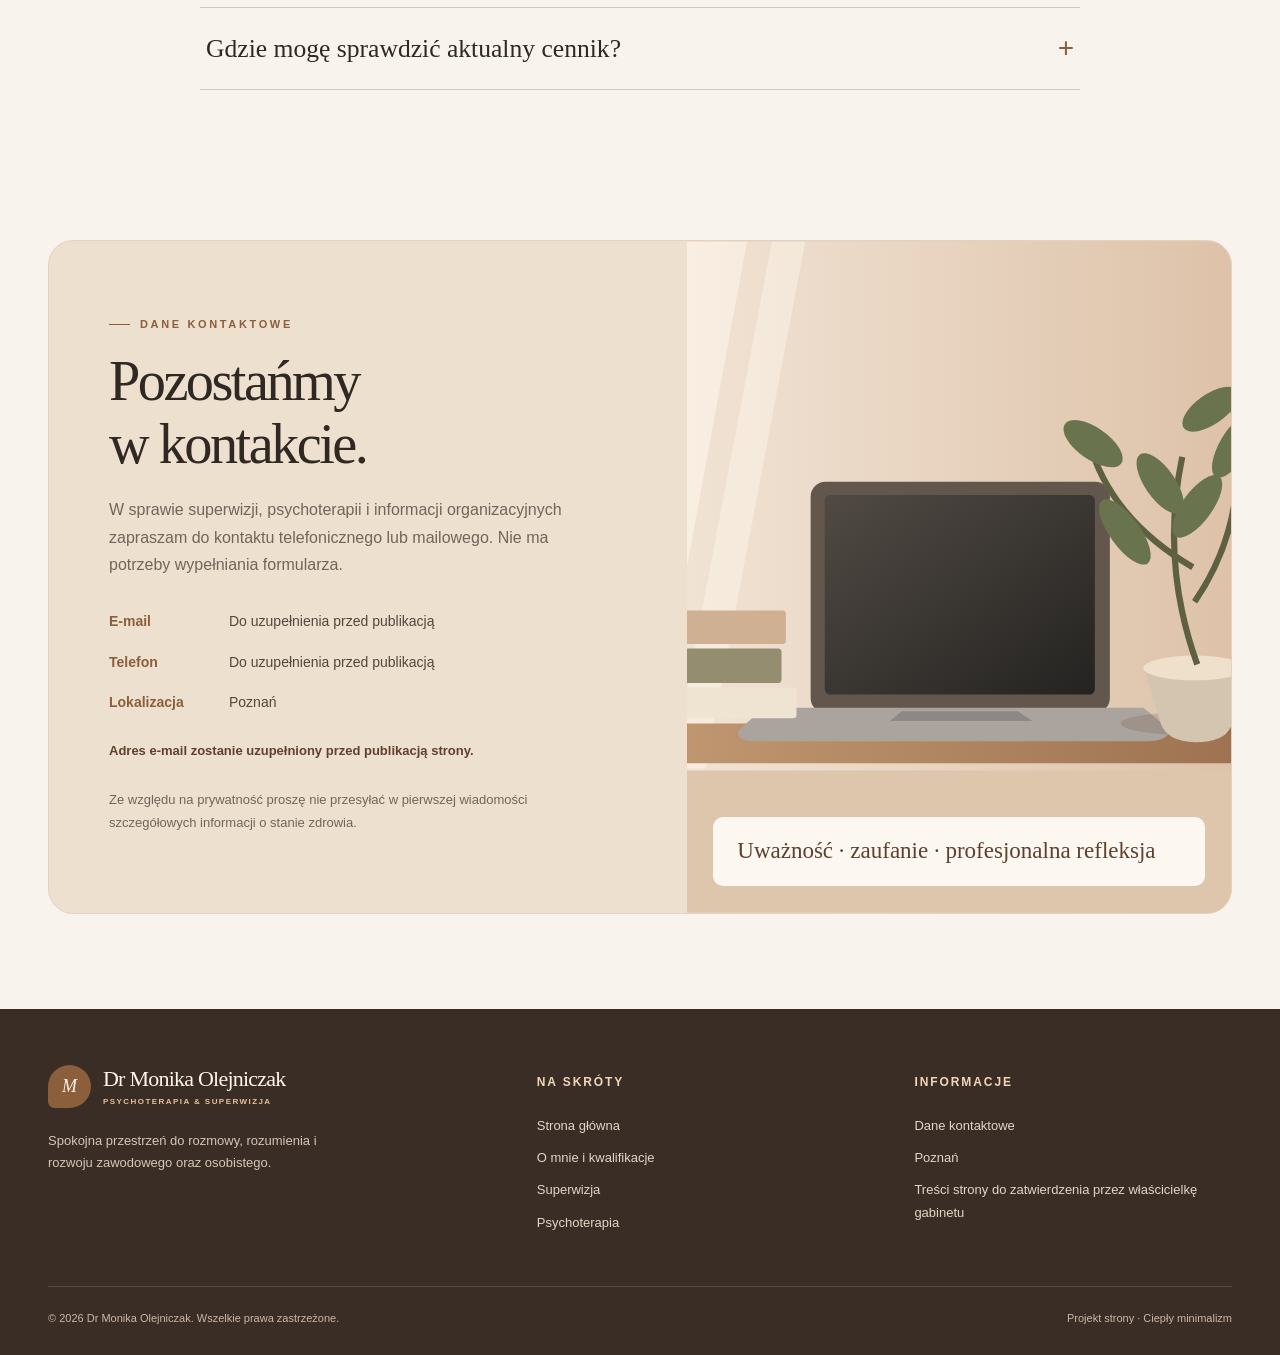
<file: oferta.html>
<!doctype html>
<html lang="pl">
<head>
  <meta charset="utf-8">
  <meta name="viewport" content="width=device-width, initial-scale=1">
  <meta name="color-scheme" content="light">
  <meta name="theme-color" content="#f8f4ed">
  <!-- UWAGA: USUŃ NOINDEX PO UZUPEŁNIENIU I AKCEPTACJI TREŚCI (patrz README.md). -->
  <meta name="robots" content="noindex,nofollow">
  <meta name="description" content="Oferta dr Moniki Olejniczak: superwizja, psychoterapia oraz informacje o współpracy i zapisach.">
  <title>Superwizja i psychoterapia | Dr Monika Olejniczak</title>
  <link rel="icon" type="image/svg+xml" href="assets/favicon.svg">
  <link rel="stylesheet" href="styles.css">
</head>
<body>
<a class="skip-link" href="#main">Przejdź do treści</a>
<header class="site-header">
  <div class="container header-inner">
    <a href="index.html" class="brand" aria-label="Dr Monika Olejniczak — strona główna">
      <span class="brand-seal" aria-hidden="true">M</span>
      <span class="brand-copy"><span class="brand-name">Dr Monika Olejniczak</span><span class="brand-caption">Psychoterapia &amp; superwizja</span></span>
    </a>
    <button class="menu-toggle" type="button" aria-controls="primary-navigation" aria-expanded="false" aria-label="Otwórz menu"><span class="menu-bars" aria-hidden="true"></span></button>
    <nav class="nav" id="primary-navigation" aria-label="Menu główne">
      <a href="index.html">Strona główna</a>
      <a href="o-mnie.html">O mnie</a>
      <a href="oferta.html" aria-current="page">Oferta</a>
    </nav>
  </div>
</header>
<main id="main">
<section class="page-intro container" aria-labelledby="offer-title"><span class="eyebrow">Oferta</span><h1 id="offer-title">Wsparcie dopasowane<br>do Twojej drogi.</h1><p class="lead">Superwizja i psychoterapia to różne formy spotkania, które łączy uważność, rozmowa i poszukiwanie nowych perspektyw.</p></section>
<section class="section" aria-labelledby="offer-services-title" style="padding-top:40px"><div class="container"><div class="section-heading reveal"><span class="eyebrow">Obszary pracy</span><h2 id="offer-services-title">Poznaj ofertę.</h2><p>Najwięcej miejsca poświęcam superwizji — jako przestrzeni do refleksji nad praktyką zawodową i rozwojem kompetencji.</p></div>
<article class="offer-feature reveal" id="superwizja"><div class="offer-figure"><img src="assets/biurko.svg" alt="Biurko z laptopem i książkami nawiązujące do pracy i superwizji" width="1040" height="760" loading="lazy"></div><div class="offer-text"><span class="eyebrow">01 / Główny obszar</span><h2>Superwizja.</h2><p>Superwizja daje przestrzeń do zatrzymania się nad własną praktyką, przyjrzenia się trudnościom, dylematom zawodowym i relacjom pojawiającym się w pracy z innymi ludźmi.</p><ul class="detail-list"><li>Refleksja nad prowadzoną pracą i podejmowanymi decyzjami</li><li>Możliwość spojrzenia na sytuacje zawodowe z innej perspektywy</li><li>Rozwijanie świadomości własnego sposobu pracy</li></ul><p class="small-note">Dokładny zakres, odbiorców i formę superwizji należy potwierdzić z właścicielką gabinetu.</p><a href="#kontakt" class="button button--primary">Zapytaj o superwizję <span class="arrow" aria-hidden="true">↗</span></a></div></article>
<article class="offer-feature offer-feature--reverse reveal" id="psychoterapia"><div class="offer-figure"><img src="assets/gabinet.svg" alt="Jasne wnętrze gabinetu z wygodnym fotelem" width="1080" height="1080" loading="lazy"></div><div class="offer-text"><span class="eyebrow">02 / Spotkania indywidualne</span><h2>Psychoterapia.</h2><p>Psychoterapia jest przestrzenią do rozmowy o osobistych doświadczeniach, emocjach, relacjach i trudnościach, które mają znaczenie w codziennym życiu.</p><ul class="detail-list"><li>Uważna rozmowa o ważnych doświadczeniach</li><li>Rozpoznawanie własnych potrzeb i perspektyw</li><li>Praca w tempie ustalanym w toku współpracy</li></ul><p class="small-note">Szczegółowy zakres usług oraz zasady spotkań zostaną uzupełnione po potwierdzeniu.</p><a href="#kontakt" class="button button--outline">Zapytaj o psychoterapię <span class="arrow" aria-hidden="true">↗</span></a></div></article>
</div></section>
<section class="section section--cream" id="cennik" aria-labelledby="price-heading"><div class="container"><div class="section-heading section-heading--center reveal"><span class="eyebrow">Organizacja spotkań</span><h2 id="price-heading">Informacje praktyczne.</h2><p>Przejrzyste zasady współpracy pomagają spokojnie rozpocząć kontakt.</p></div><div class="info-grid"><div class="info-card reveal"><span class="kicker">Superwizja</span><h3>Termin i forma do ustalenia</h3><p>Informacje o długości spotkań, formule indywidualnej lub grupowej oraz ewentualnej pracy online zostaną dodane po potwierdzeniu.</p><p class="small-note">Cena: do uzupełnienia.</p></div><div class="info-card reveal"><span class="kicker">Psychoterapia</span><h3>Informacje o sesjach</h3><p>Czas trwania spotkań, dostępne terminy i forma pracy będą potwierdzane podczas kontaktu.</p><p class="small-note">Cena: do uzupełnienia.</p></div></div></div></section>
<section class="section" aria-labelledby="faq-heading"><div class="container"><div class="section-heading section-heading--center reveal"><span class="eyebrow">Warto wiedzieć</span><h2 id="faq-heading">Najczęstsze pytania.</h2></div><div class="faq-list"><details class="faq-item"><summary>Jak zapytać o termin spotkania?</summary><p>Najprościej skontaktować się mailowo lub telefonicznie, korzystając z danych w sekcji kontaktowej. Wystarczy wskazać, czy zapytanie dotyczy superwizji, czy psychoterapii.</p></details><details class="faq-item"><summary>Czy możliwa jest współpraca online?</summary><p>Możliwość spotkań online wymaga potwierdzenia z gabinetem. Nie podajemy tej formy jako dostępnej bez uzgodnienia z właścicielką.</p></details><details class="faq-item"><summary>Gdzie mogę sprawdzić aktualny cennik?</summary><p>Dokładny cennik zostanie opublikowany po zatwierdzeniu warunków przez Panią Monikę. Do tego czasu szczegóły można ustalić w bezpośrednim kontakcie.</p></details></div></div></section>
<section class="contact-wrap" id="kontakt" aria-labelledby="contact-heading">
  <div class="container">
    <div class="contact-card reveal">
      <div class="contact-copy">
        <span class="eyebrow">Dane kontaktowe</span>
        <h2 id="contact-heading">Pozostańmy<br>w kontakcie.</h2>
        <p>W sprawie superwizji, psychoterapii i informacji organizacyjnych zapraszam do kontaktu telefonicznego lub mailowego. Nie ma potrzeby wypełniania formularza.</p>
        <div class="contact-lines">
          <div class="contact-line"><span class="contact-label">E-mail</span><span class="contact-value" data-contact-email>Do uzupełnienia</span></div>
          <div class="contact-line"><span class="contact-label">Telefon</span><span class="contact-value" data-contact-phone>Do uzupełnienia</span></div>
          <div class="contact-line"><span class="contact-label">Lokalizacja</span><span class="contact-value"><span data-contact-city>Poznań</span><span data-optional-address hidden> · <span data-contact-address></span></span></span></div>
        </div>
        <div class="contact-actions">
          <a href="#kontakt" class="button button--primary" data-email-link hidden>Napisz e-mail <span class="arrow" aria-hidden="true">↗</span></a>
          <span class="contact-unset" data-email-fallback>Adres e-mail zostanie uzupełniony przed publikacją strony.</span>
          <a href="#kontakt" class="inline-link" data-phone-link hidden>Zadzwoń <span aria-hidden="true">↗</span></a>
        </div>
        <p class="small-note" style="margin-top:27px">Ze względu na prywatność proszę nie przesyłać w pierwszej wiadomości szczegółowych informacji o stanie zdrowia.</p>
      </div>
      <div class="contact-visual"><img src="assets/biurko.svg" alt="Spokojne biurko z książkami i laptopem" loading="lazy" width="1040" height="760"><div class="contact-stamp">Uważność · zaufanie · profesjonalna refleksja</div></div>
    </div>
  </div>
</section>
</main>
<footer class="footer">
  <div class="container">
    <div class="footer-main">
      <div><a href="index.html" class="brand"><span class="brand-seal" aria-hidden="true">M</span><span class="brand-copy"><span class="brand-name">Dr Monika Olejniczak</span><span class="brand-caption">Psychoterapia &amp; superwizja</span></span></a><p>Spokojna przestrzeń do rozmowy, rozumienia i rozwoju zawodowego oraz osobistego.</p></div>
      <div><h4>Na skróty</h4><ul><li><a href="index.html">Strona główna</a></li><li><a href="o-mnie.html">O mnie i kwalifikacje</a></li><li><a href="oferta.html#superwizja">Superwizja</a></li><li><a href="oferta.html#psychoterapia">Psychoterapia</a></li></ul></div>
      <div><h4>Informacje</h4><ul><li><a href="#kontakt">Dane kontaktowe</a></li><li><span data-contact-city>Poznań</span></li><li>Treści strony do zatwierdzenia przez właścicielkę gabinetu</li></ul></div>
    </div>
    <div class="footer-bottom"><span>© <span data-current-year>2026</span> Dr Monika Olejniczak. Wszelkie prawa zastrzeżone.</span><span>Projekt strony · Ciepły minimalizm</span></div>
  </div>
</footer>
<script src="config.js" defer></script><script src="script.js" defer></script>
</body>
</html>
</file>
<file: styles.css>
/* DR MONIKA OLEJNICZAK — CIEPŁY MINIMALIZM
   Paleta: #8B5E3C #D4B896 #F8F4ED #A67C52 #E7C9A3
   Bez frameworków i zewnętrznych bibliotek CSS. */
:root{
  --bg:#f8f4ed;--paper:#fffdfa;--brown:#8b5e3c;--brown-deep:#5f402e;
  --brown-soft:#a67c52;--sand:#d4b896;--peach:#e7c9a3;
  --ink:#302923;--muted:#71655b;--line:#e8ddd0;--surface:#f2e8dc;
  --surface-warm:#eee0cf;--white:#fff;--radius:22px;
  --shadow:0 24px 60px rgba(76,51,33,.09);
  --serif:'Iowan Old Style','Baskerville','Palatino Linotype','Book Antiqua',Georgia,serif;
  --sans:'Avenir Next',Avenir,'Segoe UI',Helvetica,Arial,sans-serif;
}
*,*::before,*::after{box-sizing:border-box}
html{scroll-behavior:smooth;scroll-padding-top:115px}
body{margin:0;background:var(--bg);color:var(--ink);font-family:var(--sans);font-size:16px;line-height:1.7;-webkit-font-smoothing:antialiased}
body.menu-is-open{overflow:hidden}
img,svg{display:block;max-width:100%}
a{color:inherit;text-decoration:none}
button{font:inherit}
a,button,summary{-webkit-tap-highlight-color:transparent}
:focus-visible{outline:3px solid var(--brown-soft);outline-offset:4px}
::selection{background:var(--sand);color:var(--ink)}
[hidden]{display:none!important}
.container{width:min(1200px,calc(100% - 96px));margin-inline:auto}
.skip-link{position:absolute;left:18px;top:-120px;background:var(--brown);color:white;padding:10px 20px;z-index:300;border-radius:6px}
.skip-link:focus{top:12px}
.eyebrow{display:inline-flex;gap:10px;align-items:center;color:var(--brown);font-size:11px;letter-spacing:.24em;font-weight:750;text-transform:uppercase;line-height:1.6}
.eyebrow::before{content:'';width:21px;height:1px;background:currentColor}
.eyebrow--light{color:#ecd4ba}
h1,h2,h3,h4,p{margin-top:0}
h1,h2,h3,.serif{font-family:var(--serif);font-weight:400;letter-spacing:-.045em}
h1{font-size:clamp(3.7rem,6vw,6.15rem);line-height:1.06}
h2{font-size:clamp(2.5rem,4.4vw,4.3rem);line-height:1.12}
h3{font-size:clamp(1.6rem,2.4vw,2.1rem);line-height:1.15}
p{color:var(--muted)}
.lead{font-size:clamp(1.04rem,1.35vw,1.2rem);line-height:1.85}
.small-note{font-size:13px;color:var(--muted);line-height:1.75}
.section{padding:105px 0}
.section--cream{background:var(--paper)}
.section-heading{max-width:720px;margin-bottom:43px}
.section-heading h2{margin:16px 0 12px}
.section-heading p{max-width:625px}
.section-heading--center{text-align:center;margin-inline:auto}
.section-heading--center .eyebrow{justify-content:center}
.section-heading--center .eyebrow::before{display:none}
.button{display:inline-flex;align-items:center;justify-content:center;gap:18px;border:1px solid transparent;border-radius:999px;padding:15px 25px;min-height:52px;line-height:1.2;font-size:13px;font-weight:650;letter-spacing:.01em;transition:background .2s,color .2s,transform .2s,border-color .2s;white-space:nowrap;cursor:pointer}
.button:hover{transform:translateY(-2px)}
.button--primary{background:var(--brown);color:white}
.button--primary:hover{background:var(--brown-deep)}
.button--outline{border-color:#bba993;color:var(--brown-deep);background:transparent}
.button--outline:hover{background:#f2e6d8}
.button--light{background:var(--paper);color:var(--brown-deep)}
.button--light:hover{background:#f8eadd}
.button .arrow{font-size:18px;font-weight:400;line-height:0}
.inline-link{display:inline-flex;align-items:center;gap:14px;color:var(--brown);font-size:13px;font-weight:700;border-bottom:1px solid rgba(139,94,60,.35);padding-bottom:5px;transition:gap .2s}
.inline-link:hover{gap:21px}
.kicker{color:var(--brown);text-transform:uppercase;letter-spacing:.15em;font-size:12px;font-weight:750}
.site-header{position:sticky;top:0;z-index:120;background:rgba(248,244,237,.96);border-bottom:1px solid rgba(139,94,60,.13);backdrop-filter:blur(18px);-webkit-backdrop-filter:blur(18px)}
.header-inner{min-height:86px;display:flex;align-items:center;justify-content:space-between;gap:28px}
.brand{display:inline-flex;gap:12px;align-items:center;min-width:0}
.brand-seal{flex:0 0 43px;width:43px;height:43px;display:grid;place-items:center;background:var(--brown);color:#fff3e5;border-radius:50% 50% 50% 15%;font:italic 18px var(--serif)}
.brand-copy{display:block;line-height:1.15}
.brand-name{display:block;font-family:var(--serif);font-size:22px;letter-spacing:-.035em;white-space:nowrap}
.brand-caption{display:block;color:var(--brown);text-transform:uppercase;font-size:8px;font-weight:750;letter-spacing:.18em;margin-top:6px}
.nav{display:flex;align-items:center;gap:33px;margin-left:auto}
.nav a:not(.button){font-size:12.5px;color:#4e443b;position:relative;white-space:nowrap}
.nav a:not(.button)::after{position:absolute;content:'';height:1px;left:0;bottom:-9px;width:0;background:var(--brown);transition:width .2s}
.nav a:not(.button):hover::after,.nav a[aria-current='page']::after{width:100%}
.nav .button{min-height:43px;font-size:12px;padding:12px 18px}
.menu-toggle{display:none;align-items:center;justify-content:center;border:1px solid var(--line);border-radius:50%;width:46px;height:46px;background:var(--paper);color:var(--ink);cursor:pointer}
.menu-bars,.menu-bars::before,.menu-bars::after{width:20px;height:2px;background:currentColor;display:block;position:relative;transition:transform .2s}
.menu-bars::before,.menu-bars::after{content:'';position:absolute;left:0}
.menu-bars::before{top:-6px}.menu-bars::after{top:6px}
.menu-toggle[aria-expanded='true'] .menu-bars{background:transparent}
.menu-toggle[aria-expanded='true'] .menu-bars::before{transform:translateY(6px) rotate(45deg)}
.menu-toggle[aria-expanded='true'] .menu-bars::after{transform:translateY(-6px) rotate(-45deg)}
.hero{padding:68px 0 95px;overflow:hidden}
.hero-grid{display:grid;grid-template-columns:1.01fr .99fr;gap:5.4%;align-items:center}
.hero-copy{padding:20px 0 12px}
.hero h1{margin:25px 0 30px;max-width:650px}
.hero h1 em{font-style:italic;color:var(--brown);font-weight:400}
.hero .lead{max-width:500px;margin-bottom:35px}
.hero-actions{display:flex;align-items:center;gap:26px;flex-wrap:wrap}
.hero-meta{display:flex;align-items:center;gap:13px;margin-top:70px;color:#867769;font-size:12px;letter-spacing:.03em}
.hero-meta .mini-line{display:block;width:46px;height:1px;background:#c1a48a}
.hero-art{position:relative;padding:0 0 20px 18px;isolation:isolate}
.hero-art::before{content:'';position:absolute;width:80%;height:85%;right:-12%;top:5%;border:1px solid #d6c2ae;border-radius:240px 24px 24px 24px;z-index:-1}
.hero-art img{width:100%;height:620px;object-fit:cover;border-radius:250px 18px 18px 18px;box-shadow:var(--shadow)}
.hero-float{position:absolute;left:-42px;bottom:62px;width:255px;background:var(--paper);box-shadow:0 18px 35px rgba(86,60,40,.13);padding:25px 26px;border-radius:9px}
.hero-float small{display:block;letter-spacing:.16em;text-transform:uppercase;color:var(--brown);font-size:10px;font-weight:700;margin-bottom:10px}
.hero-float strong{font-family:var(--serif);font-weight:400;font-size:25px;line-height:1.13}
.services-grid{display:grid;grid-template-columns:repeat(3,minmax(0,1fr));gap:20px}
.service-card{display:flex;flex-direction:column;min-height:336px;padding:35px 32px 31px;background:var(--paper);border:1px solid var(--line);border-radius:var(--radius);transition:transform .25s,box-shadow .25s}
.service-card:hover{transform:translateY(-5px);box-shadow:var(--shadow)}
.service-card--featured{background:#ebdcc9;border-color:#dfc5a8}
.service-number{font-size:12px;letter-spacing:.14em;color:var(--brown);margin-bottom:37px}
.service-card h3{margin-bottom:14px}
.service-card p{font-size:14px;line-height:1.75;max-width:300px;margin-bottom:30px}
.service-card .inline-link{margin-top:auto;align-self:flex-start}
.editorial-grid{display:grid;grid-template-columns:1fr 1fr;gap:9%;align-items:center}
.portrait-frame{position:relative;min-height:570px;border-radius:190px 17px 17px 17px;background:linear-gradient(140deg,#e3ccb4 0%,#f5e8d8 45%,#c3a185 100%);overflow:hidden;display:flex;align-items:center;justify-content:center}
.portrait-frame::before{content:'';position:absolute;width:480px;height:480px;max-width:90%;border:1px solid rgba(255,252,244,.75);border-radius:50%;left:50%;top:50%;transform:translate(-50%,-50%)}
.portrait-frame::after{content:'';position:absolute;width:250px;height:680px;left:-75px;top:-60px;transform:rotate(18deg);background:rgba(255,254,247,.19);filter:blur(3px)}
.portrait-placeholder{text-align:center;position:relative;z-index:2;padding:34px;display:flex;align-items:center;justify-content:center;flex-direction:column;gap:16px;color:var(--brown-deep)}
.portrait-monogram{font-family:var(--serif);font-style:italic;font-size:clamp(5rem,11vw,9rem);line-height:1;letter-spacing:-.07em;color:rgba(105,69,44,.7)}
.portrait-placeholder small{max-width:240px;font-size:11px;letter-spacing:.08em;text-transform:uppercase;font-weight:750;line-height:1.7}
.portrait-real{width:100%;height:100%;min-height:570px;object-fit:cover;object-position:center 30%}
.portrait-plate{position:absolute;z-index:3;bottom:24px;right:24px;background:rgba(255,253,250,.91);border-radius:8px;padding:13px 19px;font-size:12px;color:var(--brown-deep)}
.editorial-copy h2{margin:20px 0 25px}
.editorial-copy p{max-width:520px}
.editorial-quote{border-left:2px solid var(--sand);padding-left:24px;margin:36px 0;font-family:var(--serif);font-size:clamp(1.35rem,2vw,1.7rem);line-height:1.5;color:var(--brown-deep)}
.statement{background:#5b4234;color:#fff9ef;padding:78px 0;overflow:hidden;position:relative}
.statement::before,.statement::after{content:'';width:380px;height:380px;position:absolute;border:1px solid rgba(255,255,255,.15);border-radius:50%;top:-220px;left:-120px}
.statement::after{width:500px;height:500px;top:auto;left:auto;right:-140px;bottom:-350px}
.statement-inner{max-width:960px;text-align:center;margin:auto;position:relative;z-index:1}
.statement p{font-family:var(--serif);font-size:clamp(2.1rem,3.7vw,3.6rem);font-weight:400;line-height:1.25;color:#fff9ef;margin:20px 0}
.statement span{font-size:11px;text-transform:uppercase;letter-spacing:.2em;color:#e8ceb2}
.steps-grid{display:grid;grid-template-columns:repeat(3,1fr);gap:24px}
.step{border-top:1px solid #d8c6b2;padding:24px 12px 0 0}
.step-number{color:var(--brown-soft);font-family:var(--serif);font-style:italic;font-size:35px;display:block;margin-bottom:20px}
.step h3{font-size:25px;margin-bottom:10px}
.step p{max-width:290px;font-size:14px}
.contact-wrap{padding:45px 0 95px}
.contact-card{display:grid;grid-template-columns:1.08fr .92fr;overflow:hidden;border-radius:25px;background:var(--surface-warm);border:1px solid #e5d2be}
.contact-copy{padding:65px 60px}
.contact-copy h2{margin:17px 0 20px}
.contact-copy p{max-width:490px}
.contact-lines{display:grid;gap:17px;margin:32px 0 25px}
.contact-line{display:grid;grid-template-columns:105px 1fr;gap:15px;font-size:14px}
.contact-label{color:var(--brown);font-weight:700}
.contact-value{color:#53463c;overflow-wrap:anywhere}
.contact-actions{margin-top:24px;display:flex;align-items:center;gap:15px;flex-wrap:wrap}
.contact-unset{font-size:13px;color:var(--brown-deep);font-weight:600}
.contact-visual{position:relative;min-height:510px;background:#e1cdb9}
.contact-visual img{width:100%;height:100%;position:absolute;inset:0;object-fit:cover}
.contact-stamp{position:absolute;bottom:27px;left:26px;right:26px;padding:20px 24px;background:rgba(255,253,249,.9);border-radius:10px;font-family:var(--serif);font-size:23px;line-height:1.25;color:var(--brown-deep)}
.footer{background:#392d26;color:#fbf5ec;padding:56px 0 28px}
.footer-main{display:grid;grid-template-columns:1.35fr 1fr 1fr;gap:60px;padding-bottom:52px}
.footer .brand-name{color:#fff6e9}
.footer .brand-caption{color:#e4c29b}
.footer p{max-width:310px;color:#d8c5b6;font-size:13px;margin:22px 0 0}
.footer h4{font-family:var(--sans);font-size:12px;font-weight:700;letter-spacing:.16em;text-transform:uppercase;margin:7px 0 23px;color:#f1d7ba}
.footer ul{list-style:none;margin:0;padding:0;display:grid;gap:10px;color:#e5d5c5;font-size:13px}
.footer a:hover{color:white;text-decoration:underline;text-underline-offset:4px}
.footer-bottom{display:flex;justify-content:space-between;gap:25px;align-items:center;padding-top:22px;border-top:1px solid rgba(255,255,255,.15);color:#ceb7a6;font-size:11px}
.page-hero{padding:70px 0 85px}
.page-hero-grid{display:grid;grid-template-columns:1fr .95fr;gap:7%;align-items:center}
.page-hero h1{font-size:clamp(3.5rem,5.6vw,5.9rem);margin:22px 0 27px}
.page-hero p{max-width:515px}
.page-hero-art{height:465px;border-radius:220px 15px 15px 15px;overflow:hidden;background:var(--surface-warm)}
.page-hero-art img{width:100%;height:100%;object-fit:cover}
.page-hero--compact{padding-bottom:50px}
.page-intro{text-align:center;padding:68px 0 30px}
.page-intro h1{max-width:900px;margin:20px auto 25px}
.page-intro .lead{max-width:670px;margin-inline:auto}
.values-grid{display:grid;grid-template-columns:repeat(3,1fr);gap:20px}
.value-card{padding:33px;background:#f6eee4;border:1px solid var(--line);border-radius:18px}
.value-card .icon-mark{font-family:var(--serif);font-size:40px;color:var(--brown);font-style:italic;line-height:1;margin-bottom:26px}
.value-card h3{font-size:25px}
.value-card p{font-size:14px;line-height:1.75;margin:0}
.credentials{display:grid;grid-template-columns:.85fr 1.15fr;gap:9%;align-items:start}
.credentials h2{margin:20px 0 25px}
.credential-list{list-style:none;padding:0;margin:0;display:grid}
.credential-list li{display:grid;grid-template-columns:55px 1fr;gap:17px;padding:24px 0;border-bottom:1px solid var(--line)}
.credential-list li:first-child{border-top:1px solid var(--line)}
.credential-index{font-family:var(--serif);font-size:25px;color:var(--brown-soft)}
.credential-list strong{font-weight:650;font-size:16px}
.credential-list p{margin:6px 0 0;font-size:13px}
.admin-note{display:inline-flex;align-items:center;background:#f4e4d1;border:1px solid #e8cbac;border-radius:10px;padding:13px 18px;color:#7b573d;font-size:13px;line-height:1.65;margin-top:22px}
.offer-feature{display:grid;grid-template-columns:1fr 1fr;gap:0;overflow:hidden;border:1px solid var(--line);border-radius:25px;background:var(--paper)}
.offer-feature+.offer-feature{margin-top:35px}
.offer-feature--reverse .offer-figure{order:2}
.offer-figure{min-height:510px;background:#e4ccb4}
.offer-figure img{width:100%;height:100%;object-fit:cover}
.offer-text{padding:66px 62px;align-self:center}
.offer-text h2{font-size:clamp(2.4rem,3.5vw,3.6rem);margin:19px 0}
.offer-text p{font-size:15px}
.detail-list{padding:0;margin:27px 0 33px;list-style:none;display:grid;gap:11px}
.detail-list li{display:flex;align-items:flex-start;gap:13px;font-size:14px;color:#53483f}
.detail-list li::before{content:'✳';color:var(--brown-soft);font-size:15px;line-height:1.7}
.info-grid{display:grid;grid-template-columns:repeat(2,1fr);gap:22px}
.info-card{background:#efe4d7;border-radius:21px;padding:35px}
.info-card h3{font-size:28px;margin:16px 0}
.info-card p{font-size:14px;max-width:450px}
.info-card .small-note{border-top:1px solid #d7c2aa;padding-top:15px;margin-top:21px}
.faq-list{max-width:880px;margin:0 auto}
.faq-item{border-bottom:1px solid #d9c8b7}
.faq-item:first-child{border-top:1px solid #d9c8b7}
.faq-item summary{list-style:none;cursor:pointer;display:flex;align-items:center;justify-content:space-between;gap:20px;padding:24px 6px;font-family:var(--serif);font-size:clamp(1.2rem,2vw,1.6rem);line-height:1.3}
.faq-item summary::-webkit-details-marker{display:none}
.faq-item summary::after{content:'+';font:400 28px var(--sans);color:var(--brown)}
.faq-item[open] summary::after{content:'−'}
.faq-item p{max-width:725px;margin:0 6px 25px;font-size:14px}
@media(max-width:1100px){
 .container{width:min(1200px,calc(100% - 64px))}
 .nav{gap:21px}
 .header-inner{gap:18px}
 .hero-art img{height:570px}
 .hero-float{left:-24px}
 .contact-copy{padding:50px 42px}
 .offer-text{padding:48px 45px}
}
@media(max-width:880px){
 html{scroll-padding-top:90px}
 .site-header{backdrop-filter:none}
 .header-inner{min-height:76px}
 .brand-name{font-size:20px}
 .menu-toggle{display:inline-flex;margin-left:auto;z-index:122}
 .nav{display:none;position:absolute;z-index:121;top:75px;left:0;right:0;min-height:calc(100dvh - 75px);padding:36px 33px 55px;background:var(--bg);flex-direction:column;align-items:stretch;gap:30px;box-shadow:0 25px 35px rgba(0,0,0,.12)}
 .nav.is-open{display:flex}
 .nav a:not(.button){font-family:var(--serif);font-size:28px;padding-bottom:14px;border-bottom:1px solid var(--line)}
 .nav a:not(.button)::after{display:none}
 .nav .button{align-self:flex-start;font-size:14px;padding:15px 25px;min-height:52px}
 .hero{padding:40px 0 75px}
 .hero-grid{gap:30px}
 .hero h1{font-size:clamp(3rem,6.3vw,4.6rem)}
 .hero-art img{height:460px}
 .hero-meta{margin-top:35px}
 .section{padding:75px 0}
 .service-card{padding:27px 24px}
 .editorial-grid{gap:6%}
 .portrait-frame,.portrait-real{min-height:480px}
 .contact-card{grid-template-columns:1fr}
 .contact-visual{min-height:370px}
 .page-hero h1{font-size:clamp(3rem,6vw,4.6rem)}
 .page-hero-art{height:400px}
 .offer-text{padding:36px 35px}
 .offer-figure{min-height:460px}
 .footer-main{gap:30px}
}
@media(max-width:680px){
 .container{width:calc(100% - 40px)}
 body{font-size:15px}
 h1{font-size:3.5rem}
 h2{font-size:clamp(2.4rem,9vw,3.3rem)}
 .section{padding:70px 0}
 .section-heading{margin-bottom:28px}
 .hero{padding:32px 0 62px}
 .hero-grid,.editorial-grid,.page-hero-grid,.credentials{grid-template-columns:1fr;gap:35px}
 .hero-copy{padding:8px 0 0}
 .hero h1{font-size:clamp(3.1rem,12vw,4.5rem);margin:22px 0}
 .hero .lead{font-size:16px}
 .hero-actions{gap:22px}
 .hero-meta{margin:34px 0 0}
 .hero-art{padding:0 0 20px 6px}
 .hero-art img{height:420px;max-height:100vw;border-radius:170px 16px 16px 16px}
 .hero-art::before{right:-15%;height:85%}
 .hero-float{left:-2px;bottom:0;width:210px;padding:16px 17px}
 .hero-float strong{font-size:21px}
 .services-grid,.steps-grid,.values-grid,.info-grid{grid-template-columns:1fr}
 .service-card{min-height:250px}
 .service-number{margin-bottom:20px}
 .editorial-grid .portrait-frame{order:2}
 .portrait-frame,.portrait-real{min-height:465px}
 .statement{padding:57px 0}
 .statement p{font-size:clamp(2rem,8.5vw,3.1rem)}
 .step-number{margin-bottom:8px}
 .step{padding-top:14px}
 .contact-wrap{padding:25px 0 70px}
 .contact-copy{padding:40px 28px}
 .contact-copy h2{font-size:clamp(2.4rem,9vw,3.3rem)}
 .contact-line{grid-template-columns:1fr;gap:2px}
 .contact-lines{gap:19px}
 .contact-visual{min-height:275px}
 .contact-stamp{font-size:19px;padding:14px 17px}
 .page-hero{padding:40px 0 55px}
 .page-hero h1{font-size:clamp(3.1rem,11vw,4.6rem)}
 .page-hero-art{height:310px;border-radius:150px 15px 15px 15px}
 .page-intro{padding:53px 0 20px}
 .page-intro h1{font-size:clamp(3.1rem,10vw,4.5rem)}
 .offer-feature,.offer-feature--reverse{grid-template-columns:1fr}
 .offer-feature--reverse .offer-figure{order:0}
 .offer-figure{min-height:290px;max-height:360px}
 .offer-text{padding:34px 25px 40px}
 .offer-text h2{font-size:clamp(2.6rem,9vw,3.6rem)}
 .footer{padding-top:45px}
 .footer-main{grid-template-columns:1fr 1fr;gap:34px 20px}
 .footer-main>div:first-child{grid-column:1/-1}
 .footer-bottom{align-items:flex-start;flex-direction:column;gap:8px}
}
@media(max-width:380px){
 .container{width:calc(100% - 32px)}
 .brand-seal{width:36px;height:36px;flex-basis:36px;font-size:16px}
 .brand-name{font-size:18px}
 .brand-caption{font-size:7px}
 .hero h1{font-size:3rem}
 .button{padding:14px 20px}
 .hero-actions{gap:17px}
}
@media(prefers-reduced-motion:reduce){*,*::before,*::after{scroll-behavior:auto!important;animation-duration:.01ms!important;transition-duration:.01ms!important}}
</file>
